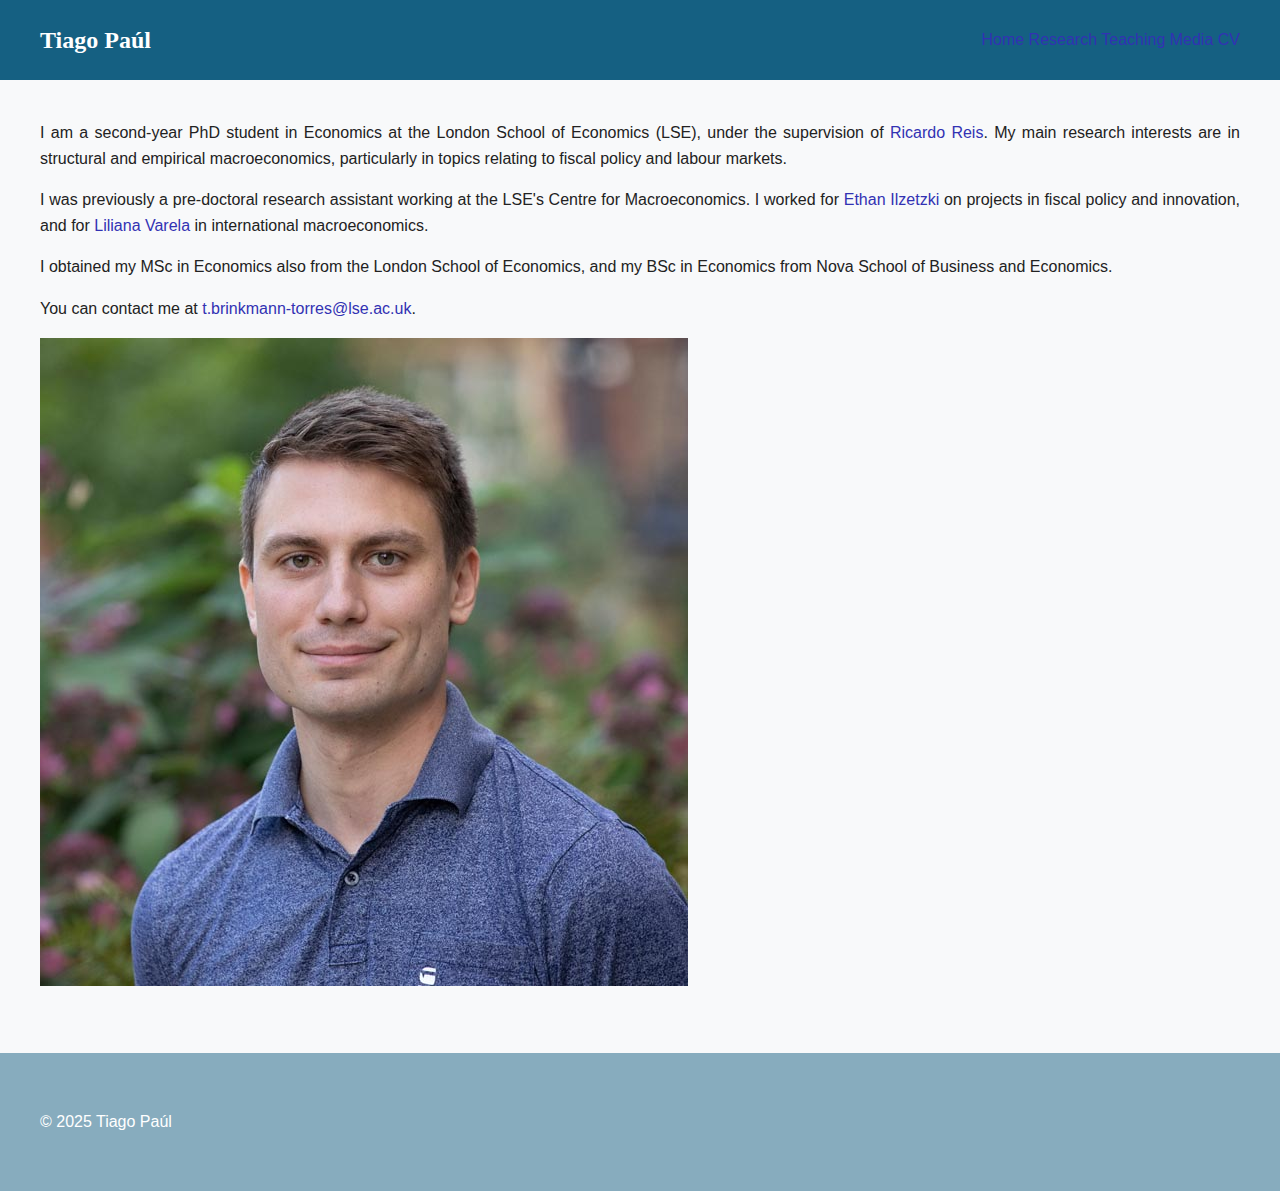
<file: index.html>
<!DOCTYPE html>
<html lang="en">
<head>
    <meta charset="UTF-8" />
    <meta name="viewport" content="width=device-width, initial-scale=1.0" />
    <title>Tiago Paúl</title>
    <link rel="stylesheet" href="style.css" />
</head>

<body>
<header>
    <div class="container header-container">
        <a href="index.html" class="site-name">Tiago Paúl</a>
        <nav>
            <a href="index.html">Home</a>
            <a href="research.html">Research</a>
            <a href="teaching.html">Teaching</a>
            <a href="media.html">Media</a>
            <a href="files/TiagoCV.pdf" target="_blank">CV</a>
        </nav>
    </div>
</header>

    <main>
        <div class="container">
            <section class="about-section">
                <div class="about-text">
                    <p>I am a second-year PhD student in Economics at the London School of Economics (LSE), under the supervision of <a href="https://www.r2rsquared.com/">Ricardo Reis</a>. My main research interests are in structural and empirical macroeconomics, particularly in topics relating to fiscal policy and labour markets.</p>
            
                    <p>I was previously a pre-doctoral research assistant working at the LSE's Centre for Macroeconomics. I worked for <a href="https://www.ilzetzki.com/">Ethan Ilzetzki</a> on projects in fiscal policy and innovation, and for <a href="https://sites.google.com/site/lilianavarela/">Liliana Varela</a> in international macroeconomics.</p>
            
                    <p>I obtained my MSc in Economics also from the London School of Economics, and my BSc in Economics from Nova School of Business and Economics.</p>
            
                    <p>You can contact me at <a href="mailto:t.brinkmann-torres@lse.ac.uk">t.brinkmann-torres@lse.ac.uk</a>.</p>
                </div>
            
                <div class="about-photo">
                    <img src="files/MRes1.jpg" alt="Tiago Paúl">
                </div>
            </section>
        </div>
    </main>

    <footer>
        <div class="container">
            <p>&copy 2025 Tiago Paúl</p>
        </div>
    </footer>
</body>
</html>
</file>
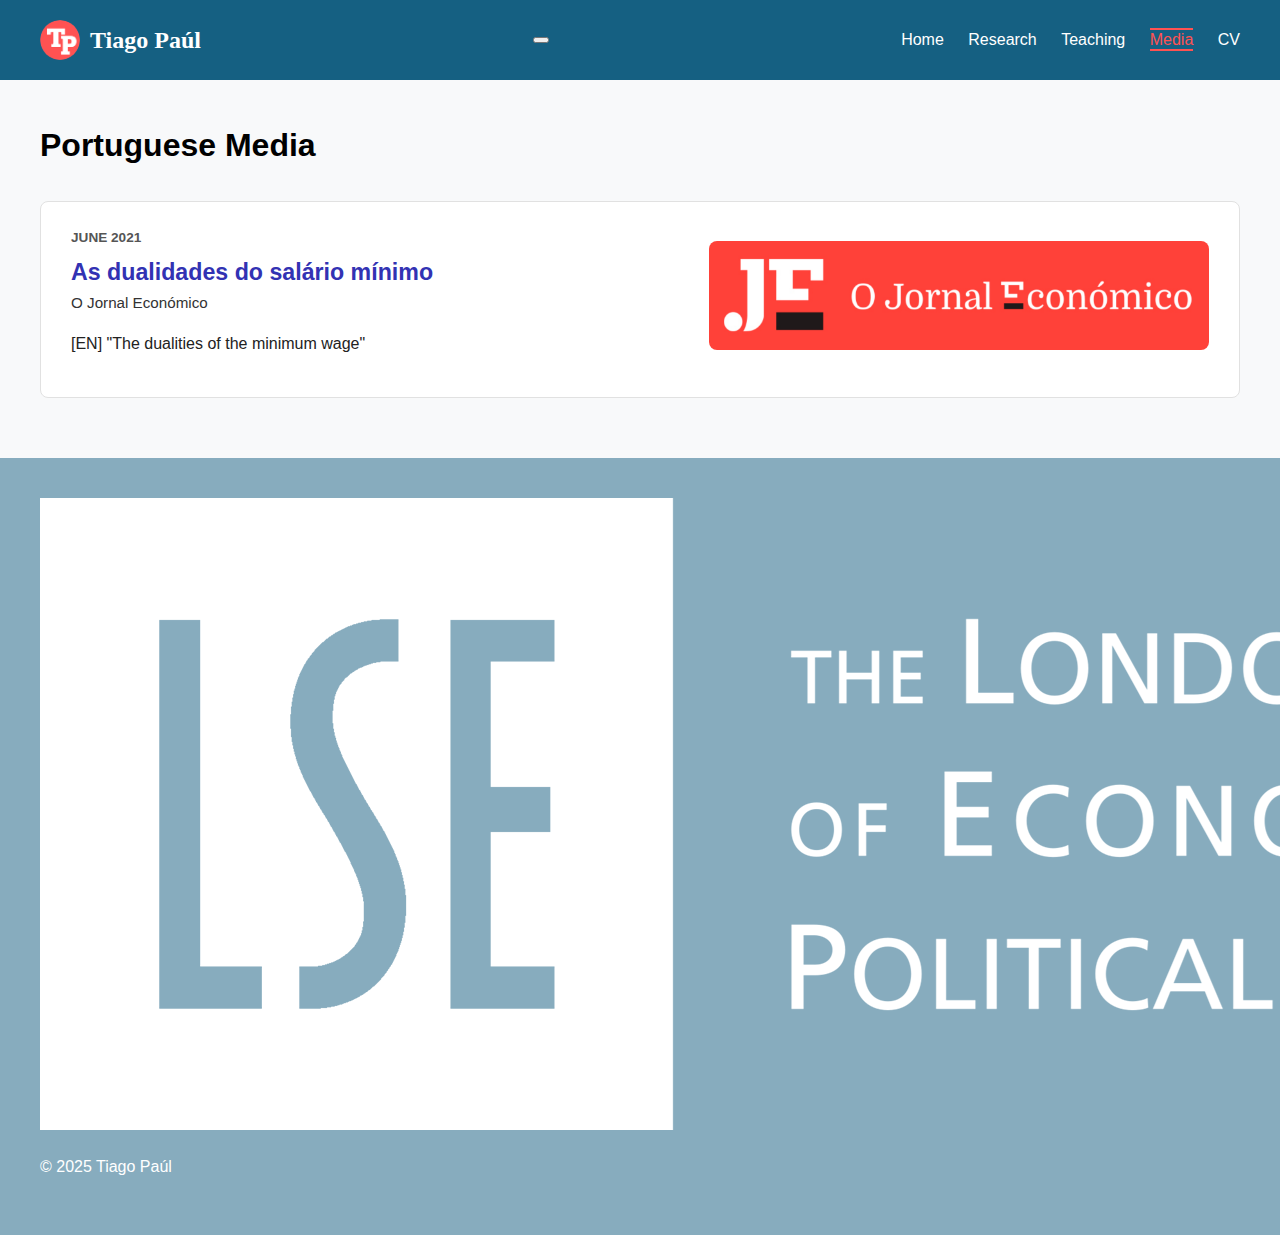
<file: media.html>
<!DOCTYPE html>
<html lang="en">
<head>
    <meta charset="UTF-8" />
    <meta name="viewport" content="width=device-width, initial-scale=1.0" />
    <title>Media | Tiago Paúl</title>
    <link rel="stylesheet" href="style.css" />
    <link rel="icon" type="image/png" href="personal_files/tp_icon.png" />
    <link href="https://fonts.googleapis.com/css2?family=Roboto+Slab:wght@700&display=swap" rel="stylesheet">
</head>

<body>
<header>
    <div class="container header-container">
        <a href="index.html" class="site-name">
            <img src="personal_files/tp_icon.png" alt="" class="site-icon">
            Tiago Paúl
        </a>
        <button class="hamburger" id="hamburger">
            <span></span>
            <span></span>
            <span></span>
        </button>
        <nav class="header-nav" id="nav-menu">
            <a href="index.html">Home</a>
            <a href="research.html">Research</a>
            <a href="teaching.html">Teaching</a>
            <a href="media.html" class="active">Media</a>
            <a href="personal_files/TiagoPaul_CV.pdf" target="_blank">CV</a>
        </nav>
    </div>
</header>

<main>
    <div class="container">
        <h1>Portuguese Media</h1>

        <section class="course-box">
        
            <div class="course-content">
                <div class="course-text">
                    <h3 class="course-university">June 2021</h3>
                    <h2 class="course-name">
                        <a href="https://jornaleconomico.sapo.pt/noticias/as-dualidades-do-salario-minimo-755586/" target="_blank">
                            As dualidades do salário mínimo
                        </a>
                    </h2>
                    <h4 class="course-role-date">O Jornal Económico</h4>
                    <p class="course-description">
                        [EN] "The dualities of the minimum wage"
                    </p>
                </div>
        
                <div class="course-image">
                    <a href="https://jornaleconomico.sapo.pt/noticias/author/tiago-brinkmann-paul-aluno-de-3o-licenciatura-em-e/" target="_blank">
                        <img src="media_files/Logo_O_Jornal_Económico.png" alt="O Jornal Económico">
                    </a>
                </div>
            </div>
        
        </section>
        
    </div>
</main>

<footer>
    <div class="container footer-container">
        <a href="https://www.lse.ac.uk/economics" target="_blank">
            <img src="personal_files/lse_logo.png" alt="" class="footer-image">
        </a>
        <p>&copy; 2025 Tiago Paúl</p>
    </div>
</footer>

<script src="navigation_menu.js"></script>
    
</body>
</html>
</file>
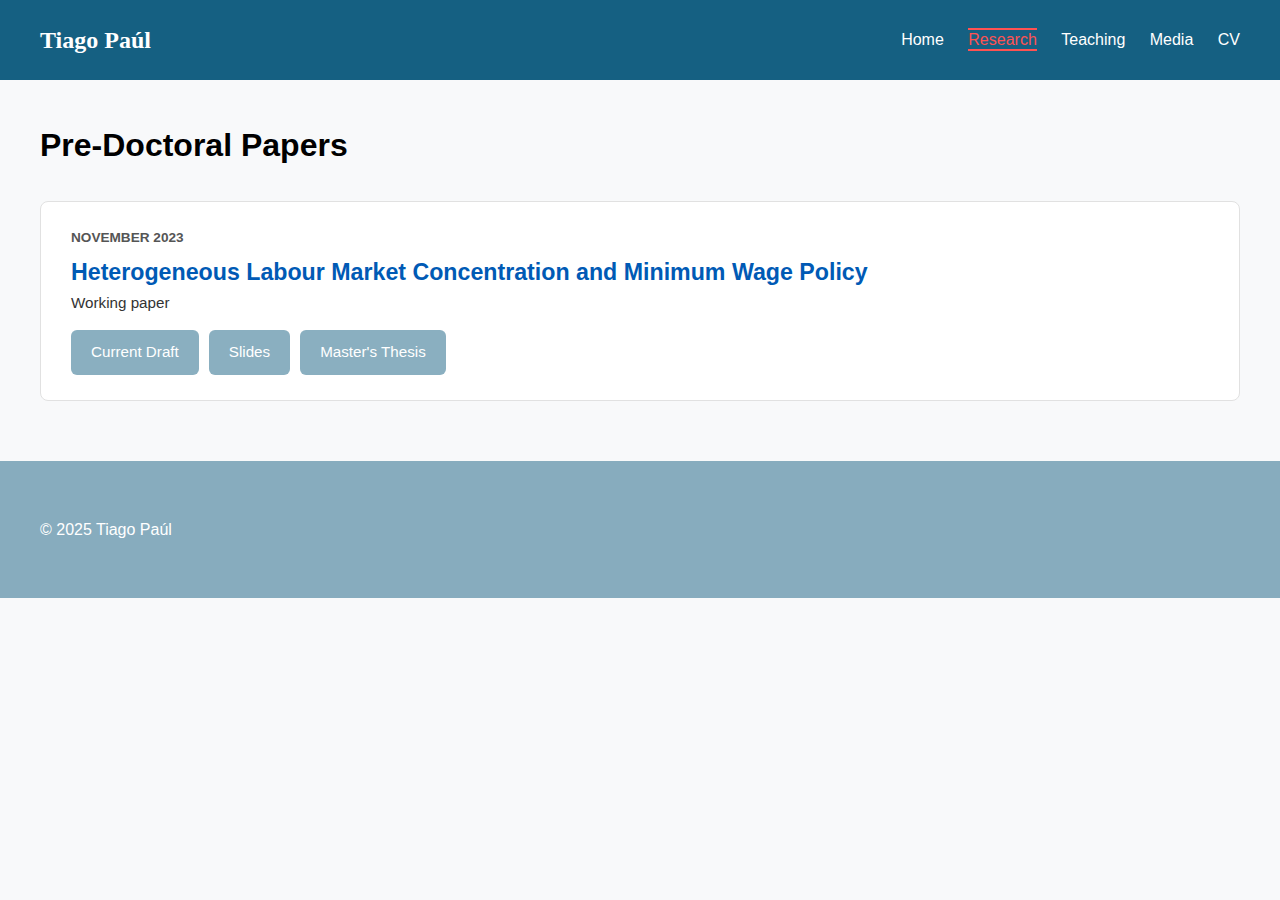
<file: research.html>
<!DOCTYPE html>
<html lang="en">
<head>
    <meta charset="UTF-8" />
    <meta name="viewport" content="width=device-width, initial-scale=1.0" />
    <title>Research | Tiago Paúl</title>
    <link rel="stylesheet" href="style.css" />
</head>

<body>
<header>
    <div class="container header-container">
        <a href="index.html" class="site-name">Tiago Paúl</a>
        <nav class="header-nav">
            <a href="index.html">Home</a>
            <a href="research.html" class="active">Research</a>
            <a href="teaching.html">Teaching</a>
            <a href="media.html">Media</a>
            <a href="personal_files/TiagoPaul_CV.pdf" target="_blank">CV</a>
        </nav>
    </div>
</header>

<main>
    <div class="container">
        <h1>Pre-Doctoral Papers</h1>

        <section class="course-box">
            <h3 class="course-university">November 2023</h3>
            <h2 class="course-name">Heterogeneous Labour Market Concentration and Minimum Wage Policy</h2>
            <h4 class="course-role-date">Working paper</h4>
            <div class="course-buttons">
                <a href="research_projects/hetlabmarcon/hetlabmarcon.pdf" target="_blank" class="btn">Current Draft</a>
                <a href="research_projects/hetlabmarcon/slides_hetlabmarcon.pdf" target="_blank" class="btn">Slides</a>
                <a href="research_projects/hetlabmarcon/msc_hetlabmarcon.pdf" target="_blank" class="btn">Master's Thesis</a>
            </div>
        </section>
    </div>
</main>

<footer>
    <div class="container">
        <p>&copy; 2025 Tiago Paúl</p>
    </div>
</footer>
</body>
</html>
</file>
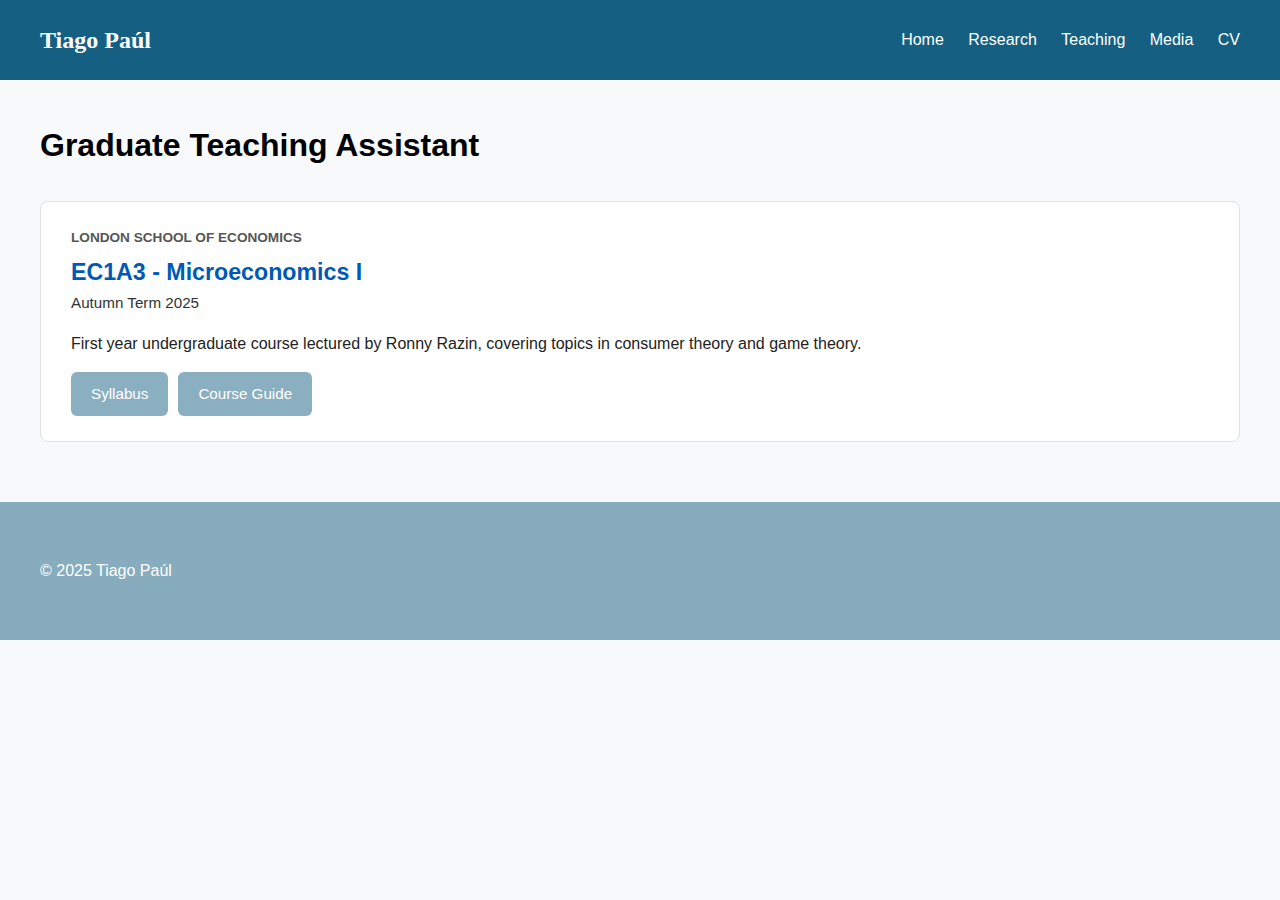
<file: teaching.html>
<!DOCTYPE html>
<html lang="en">
<head>
    <meta charset="UTF-8" />
    <meta name="viewport" content="width=device-width, initial-scale=1.0" />
    <title>Teaching | Tiago Paúl</title>
    <link rel="stylesheet" href="style.css" />
</head>

<body>
<header>
    <div class="container header-container">
        <a href="index.html" class="site-name">Tiago Paúl</a>
        <nav class="header-nav">
            <a href="index.html">Home</a>
            <a href="research.html">Research</a>
            <a href="teaching.html">Teaching</a>
            <a href="media.html">Media</a>
            <a href="files/TiagoPaul_CV.pdf" target="_blank">CV</a>
        </nav>
    </div>
</header>

<main>
    <div class="container">
        <h1>Graduate Teaching Assistant</h1>

        <section class="course-box">
            <h3 class="course-university">London School of Economics</h3>
            <h2 class="course-name">EC1A3 - Microeconomics I</h2>
            <h4 class="course-role-date">Autumn Term 2025</h4>
            <p class="course-description">
                First year undergraduate course lectured by Ronny Razin, covering topics in consumer theory and game theory.
            </p>
            <div class="course-buttons">
                <a href="files/teaching/EC1A3_Syllabus.pdf" target="_blank" class="btn">Syllabus</a>
                <a href="https://www.lse.ac.uk/resources/calendar2025-2026/courseGuides/EC/2025_EC1A3.htm" target="_blank" class="btn">Course Guide</a>
            </div>
        </section>
    </div>
</main>

<footer>
    <div class="container">
        <p>&copy; 2025 Tiago Paúl</p>
    </div>
</footer>
</body>
</html>
</file>
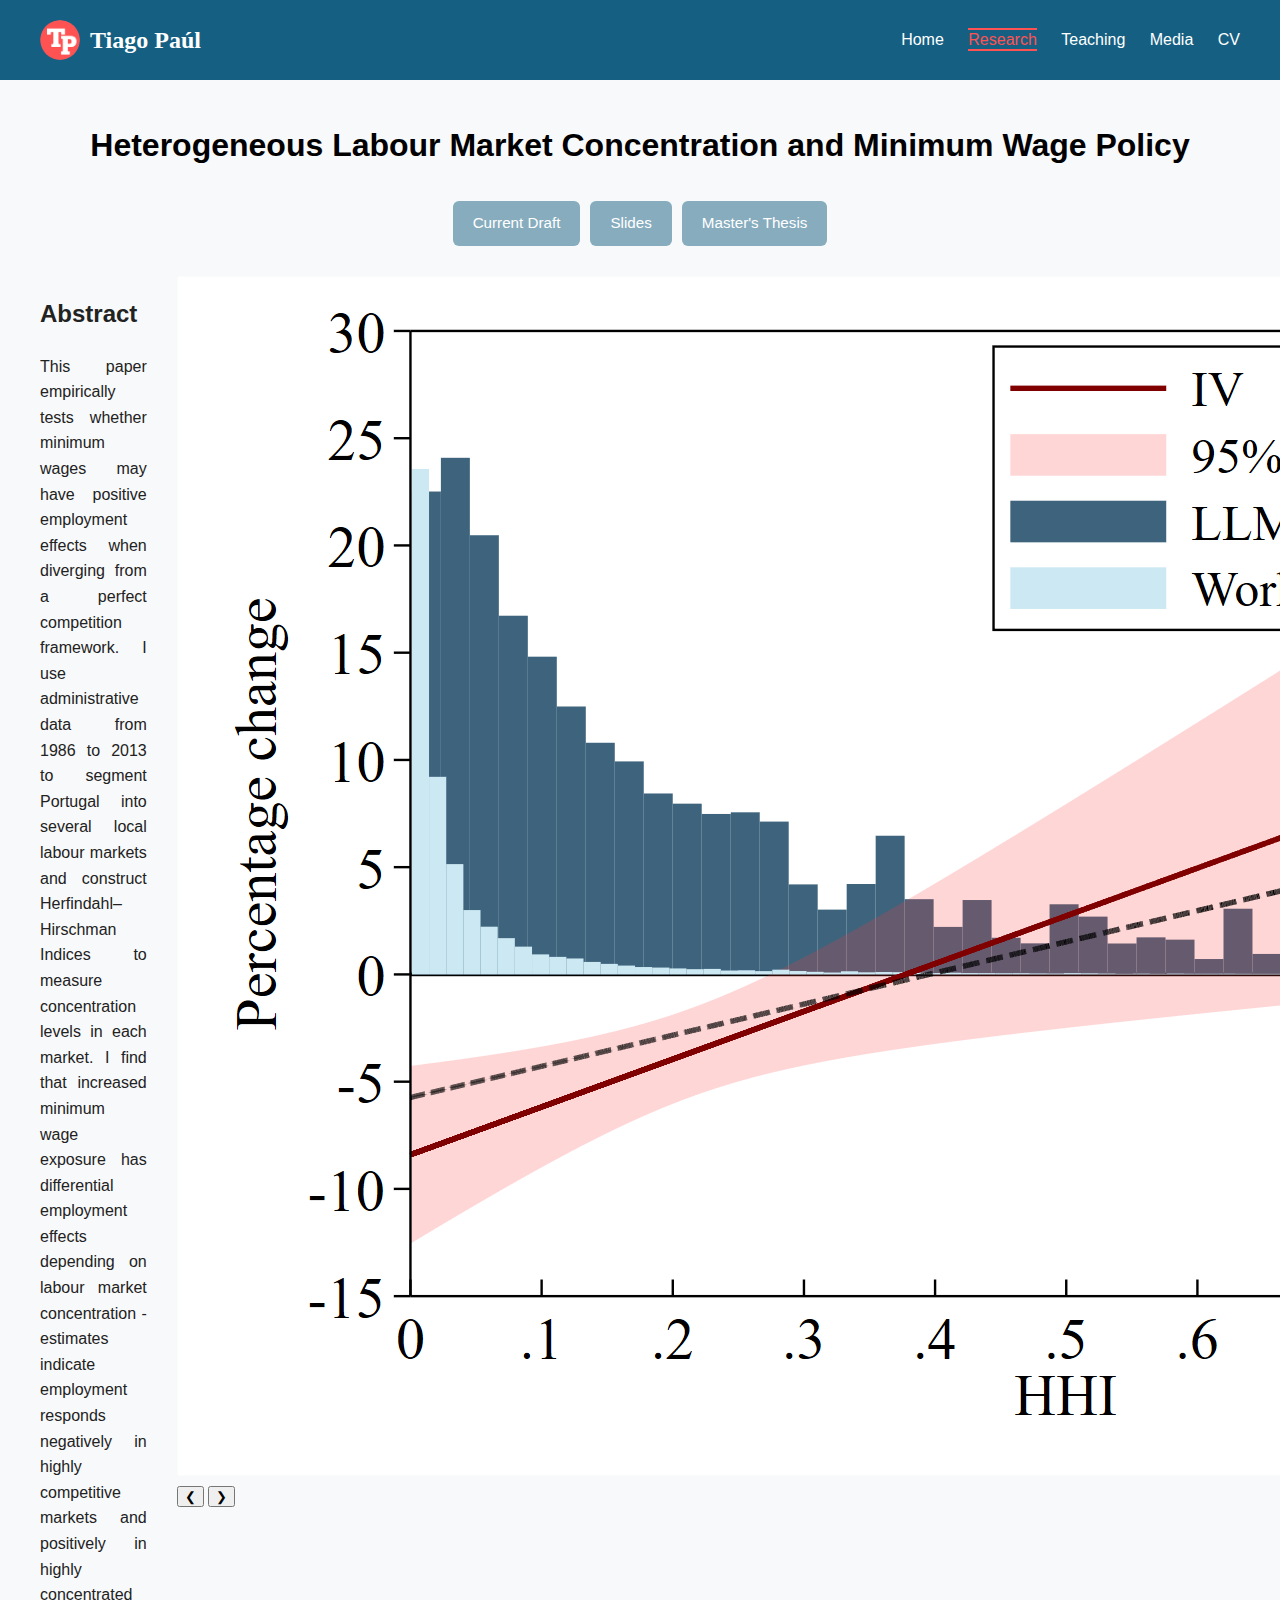
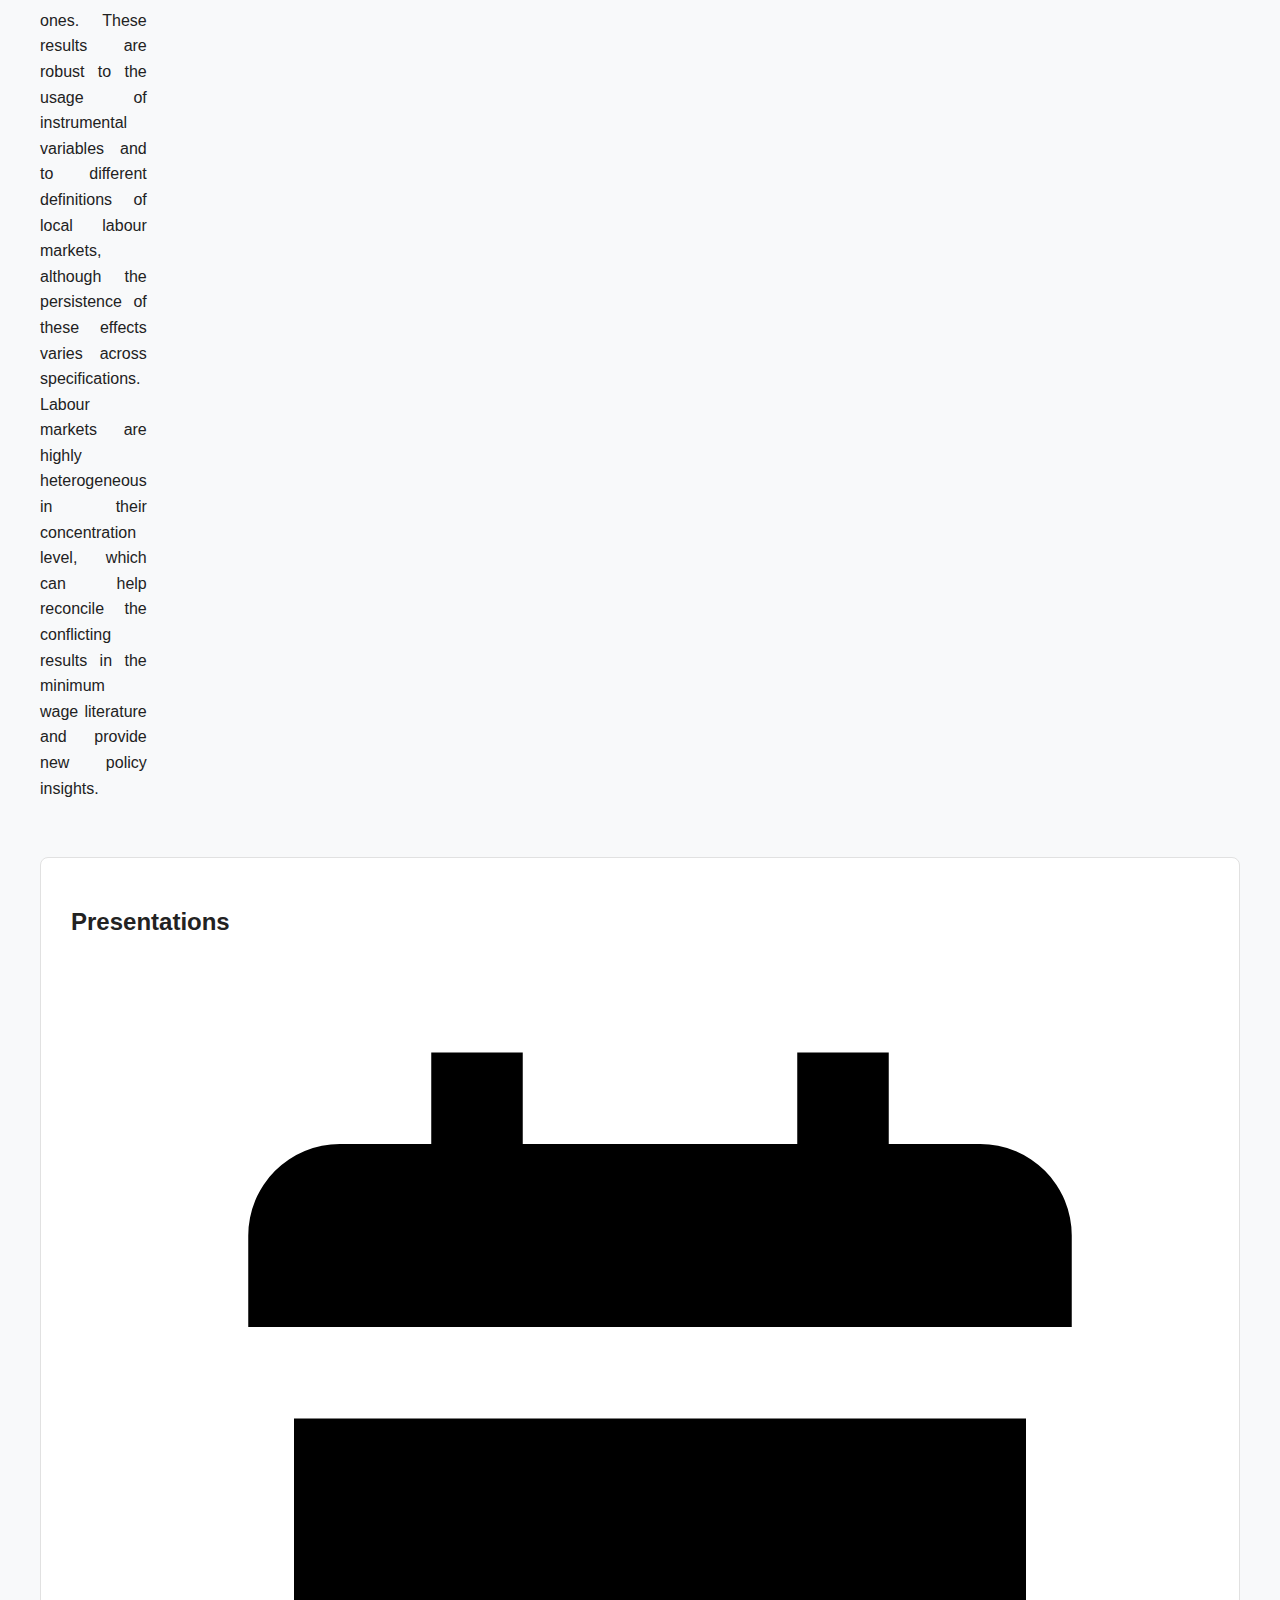
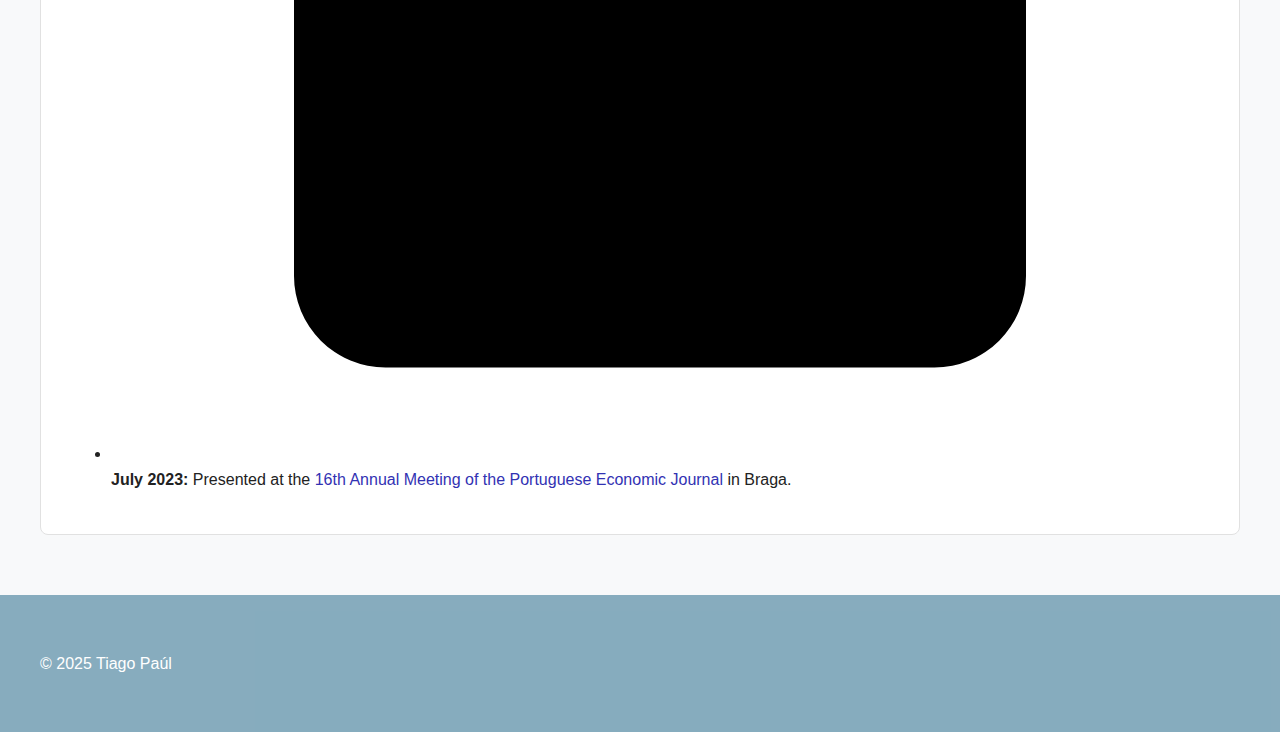
<file: research_projects/hetlabmarcon/hetlabmarcon.html>
<!DOCTYPE html>
<html lang="en">
<head>
    <meta charset="UTF-8" />
    <meta name="viewport" content="width=device-width, initial-scale=1.0" />
    <title>Heterogeneous Labour Market Concentration | Tiago Paúl</title>
    <link rel="stylesheet" href="../../style.css" />
    <link rel="icon" type="image/png" href="../../personal_files/tp_icon.png" />
    <link href="https://fonts.googleapis.com/css2?family=Roboto+Slab:wght@700&display=swap" rel="stylesheet">
</head>

<body>
<header>
    <div class="container header-container">
        <a href="../../index.html" class="site-name">
            <img src="../../personal_files/tp_icon.png" alt="" class="site-icon">
            Tiago Paúl
        </a>
        <nav class="header-nav">
            <a href="../../index.html">Home</a>
            <a href="../../research.html" class="active">Research</a>
            <a href="../../teaching.html">Teaching</a>
            <a href="../../media.html">Media</a>
            <a href="../../personal_files/TiagoPaul_CV.pdf" target="_blank">CV</a>
        </nav>
    </div>
</header>

<main>
    <div class="container">

        <!-- Paper Title -->
        <h1 style="text-align: center; margin-bottom: 30px;">
            Heterogeneous Labour Market Concentration and Minimum Wage Policy
        </h1>

        <!-- Buttons (same style as course box) -->
        <div class="course-buttons" style="justify-content: center; margin-bottom: 30px;">
            <a href="hetlabmarcon.pdf" target="_blank" class="btn">Current Draft</a>
            <a href="slides_hetlabmarcon.pdf" target="_blank" class="btn">Slides</a>
            <a href="msc_hetlabmarcon.pdf" target="_blank" class="btn">Master's Thesis</a>
        </div>

        <!-- Abstract + Carousel side-by-side -->
        <div style="display: flex; gap: 30px; align-items: flex-start; margin-bottom: 40px;">

            <!-- Abstract -->
            <div style="flex: 2;">
                <h2>Abstract</h2>
                <p>
                    This paper empirically tests whether minimum wages may have positive employment effects when diverging from a perfect competition framework. I use administrative data from 1986 to 2013 to segment Portugal into several local labour markets and construct Herfindahl–Hirschman Indices to measure concentration levels in each market. I find that increased minimum wage exposure has differential employment effects depending on labour market concentration - estimates indicate employment responds negatively in highly competitive markets and positively in highly concentrated ones. These results are robust to the usage of instrumental variables and to different definitions of local labour markets, although the persistence of these effects varies across specifications. Labour markets are highly heterogeneous in their concentration level, which can help reconcile the conflicting results in the minimum wage literature and provide new policy insights.
                </p>
            </div>

            <!-- Carousel -->
            <div style="flex: 1;">
                <div class="carousel">
                    <img src="iv_plot_website.png" alt="Employment response to a 1 std. dev. increase in minimum wage exposure" class="carousel-img">
                    <img src="dynamic_website.png" alt="Cumulative employment response to a 1 std. dev. increase in minimum wage exposure" class="carousel-img" style="display:none;">
                    <img src="model_mw_effect_elast.png" alt="Employment elasticity w.r.t. minimum wage (model)" class="carousel-img" style="display:none;">

                    <button class="carousel-btn prev">❮</button>
                    <button class="carousel-btn next">❯</button>
                </div>
            </div>
        </div>

        <!-- Presentations Box -->
        <section class="course-box" style="margin-top: 40px;">
            <h2>Presentations</h2>
            <ul class="presentations-list">
                <li>
                    <span class="presentation-date">
                        <svg class="calendar-icon" viewBox="0 0 24 24">
                            <path d="M7 2v2H5a2 2 0 0 0-2 2v2h18V6a2 2 0 0 0-2-2h-2V2h-2v2H9V2H7zm13 8H4v10a2 2 0 0 0 2 2h12a2 2 0 0 0 2-2V10z"/>
                        </svg>
                        <strong>July 2023:</strong>
                    </span>
                    Presented at the
                    <a href="https://pej2023.com/">16th Annual Meeting of the Portuguese Economic Journal</a>
                    in Braga.
                </li>
            </ul>
        </section>

    </div>
</main>

<footer>
    <div class="container">
        <p>&copy; 2025 Tiago Paúl</p>
    </div>
</footer>

<!-- Minimal JS for Carousel -->
<script>
const slides = document.querySelectorAll('.carousel-img');
let index = 0;

function showSlide(i) {
    slides.forEach((s, n) => s.style.display = n === i ? 'block' : 'none');
}

function nextSlide() {
    index = (index + 1) % slides.length;
    showSlide(index);
}

function prevSlide() {
    index = (index - 1 + slides.length) % slides.length;
    showSlide(index);
}

document.querySelector('.next').onclick = nextSlide;
document.querySelector('.prev').onclick = prevSlide;
</script>

</body>
</html>
</file>
<file: style.css>
/* -----------------------------------------------------
   GLOBAL
----------------------------------------------------- */
body {
    margin: 0;
    font-family: -apple-system, BlinkMacSystemFont, "Segoe UI", Roboto, sans-serif;
    background-color: #f8f9fa;
    color: #222;
    line-height: 1.6;
}

p {
    text-align: justify;
    text-justify: inter-word;
}

a {
    text-decoration: none;
    color: rgb(50, 50, 179); /* link color for text links */
    transition: color 0.2s;
}

a:hover {
    color: rgb(255, 82, 82);
}

/* -----------------------------------------------------
   CONTAINER
----------------------------------------------------- */
.container {
    max-width: 1200px;
    margin: 0 auto;
    padding: 0 20px;
}

/* -----------------------------------------------------
   HEADER
----------------------------------------------------- */
header {
    background: rgb(21, 96, 130); /* requested header color */
    padding: 10px 0;
}

.header-container {
    display: flex;
    align-items: center;
    justify-content: space-between;
    height: 60px;
}

.site-name {
    display: flex;
    align-items: center;
    gap: 10px;
    font-family: Georgia, 'Times New Roman', serif;
    font-weight: bold;
    font-size: 1.5rem;
    color: white;
}

.site-icon {
    width: 40px;
    height: 40px;
    border-radius: 50%;
    object-fit: cover;
}

.site-name:hover {
    color: rgb(255, 82, 82);
}

.header-nav a {
    margin-left: 20px;
    font-weight: 500;
    color: white;
    position: relative;
}

.header-nav a:hover {
    color: rgb(255, 82, 82);
}

.header-nav a:hover::before,
.header-nav a:hover::after {
    content: '';
    position: absolute;
    left: 0;
    right: 0;
    height: 2px;
    background: rgb(255, 82, 82);
}

.header-nav a:hover::before { top: -3px; } /* overline */
.header-nav a:hover::after { bottom: -3px; } /* underline */

/* Current page highlight */
.header-nav a.active {
    color: rgb(255, 82, 82);
}

.header-nav a.active::before,
.header-nav a.active::after {
    content: '';
    position: absolute;
    left: 0;
    right: 0;
    height: 2px;
    background: rgb(255, 82, 82);
}

.header-nav a.active::before { top: -3px; }
.header-nav a.active::after { bottom: -3px; }

/* -----------------------------------------------------
   MAIN CONTENT
----------------------------------------------------- */
main {
    margin: 40px auto;
}

/* -----------------------------------------------------
   HOME INTRO SECTION
----------------------------------------------------- */
.intro-wrapper {
    display: flex;
    align-items: flex-start;
    gap: 40px;
    margin-top: 40px;
}

.intro-left {
    flex: 1;
}

.home-name {
    font-family: Georgia, 'Times New Roman', serif;
    font-weight: bold;
    font-size: 3rem;
    margin: 0 0 10px 0;
}

.home-role {
    font-size: 1.2rem;
    color: #555;
    margin-bottom: 25px;
}

/* Profile Photo */
.intro-photo img {
    width: 330px;
    border-radius: 6px;
    object-fit: cover;
}

/* -----------------------------------------------------
   CONTACT ICONS
----------------------------------------------------- */
.contact-icons {
    margin-top: 20px;
    display: flex;
    justify-content: center;
    gap: 12px;
}

.icon-circle {
    width: 36px;                  /* 75% of previous size */
    height: 36px;
    background: rgba(21, 96, 130, 0.5);  /* 50% opacity header color */
    color: white;
    border-radius: 50%;
    display: flex;
    justify-content: center;
    align-items: center;
    font-size: 1.1rem;
    font-weight: bold;
    transition: 0.2s;
}

.icon-circle:hover {
    background: rgb(21, 96, 130);
    transform: translateY(-3px);
}

.cv-icon {
    font-size: 0.8rem;
}

/* Mobile */
@media (max-width: 850px) {
    .intro-wrapper {
        flex-direction: column;
        text-align: center;
        align-items: center;
    }

    .intro-photo img {
        width: 240px;
    }
}

/* -----------------------------------------------------
   COURSE / RESEARCH BOXES
----------------------------------------------------- */
.course-box {
    background-color: #ffffff;
    padding: 25px 30px;
    margin-bottom: 30px;
    border-radius: 8px;
    border: 1px solid #e1e1e1; /* no glow */
}

.course-content {
    display: flex;
    align-items: center;
    gap: 20px;
}

.course-text {
    flex: 1;
}

.course-university {
    font-size: 0.85rem;
    font-weight: bold;
    margin: 0 0 5px 0;
    color: #555;
    text-transform: uppercase;
}

.course-name {
    margin: 0 0 5px 0;
    font-size: 1.45rem;
    font-weight: bold;
    color: rgb(0, 90, 181);
}

.course-role-date {
    font-size: 0.95rem;
    font-weight: 500;
    color: #333;
    margin-top: -5px; /* brings it closer to course-name */
    margin-bottom: 15px;
}

.course-image img {
    width: 500px;
    height: auto;
    border-radius: 8px;
    object-fit: cover;
}

/* Description */
.course-description {
    font-size: 1rem;
    margin-bottom: 15px;
    line-height: 1.6;
}

/* Buttons */
.course-buttons {
    display: flex;
    gap: 10px;
    flex-wrap: wrap;
}

.course-buttons .btn {
    padding: 10px 20px;
    border-radius: 6px;
    background-color: rgba(21, 96, 130, 0.5);
    color: white;
    text-decoration: none;
    font-size: 0.95rem;
    font-weight: 500;
    transition: 0.2s;
}

.course-buttons .btn:hover {
    background-color: rgb(21, 96, 130);
    transform: translateY(-2px);
}

@media (max-width: 500px) {
    .course-buttons {
        flex-direction: column;
    }
    .course-buttons .btn {
        width: 100%;
        text-align: center;
    }
}

@media (max-width: 700px) {
    .course-content {
        flex-direction: column;
    }

    .course-image img {
        width: 100%;
        margin-top: 10px;
    }
}

/* -----------------------------------------------------
   PAGE HEADINGS
----------------------------------------------------- */
main h1 {
    font-size: 2rem;
    margin-bottom: 30px;
    color: black;
}

/* -----------------------------------------------------
   FOOTER
----------------------------------------------------- */
footer {
    text-align: center;
    margin-top: 60px;
    padding: 40px 0;
    color: white;
    background: rgba(21, 96, 130, 0.5); /* 50% opacity of header */
}
</file>
